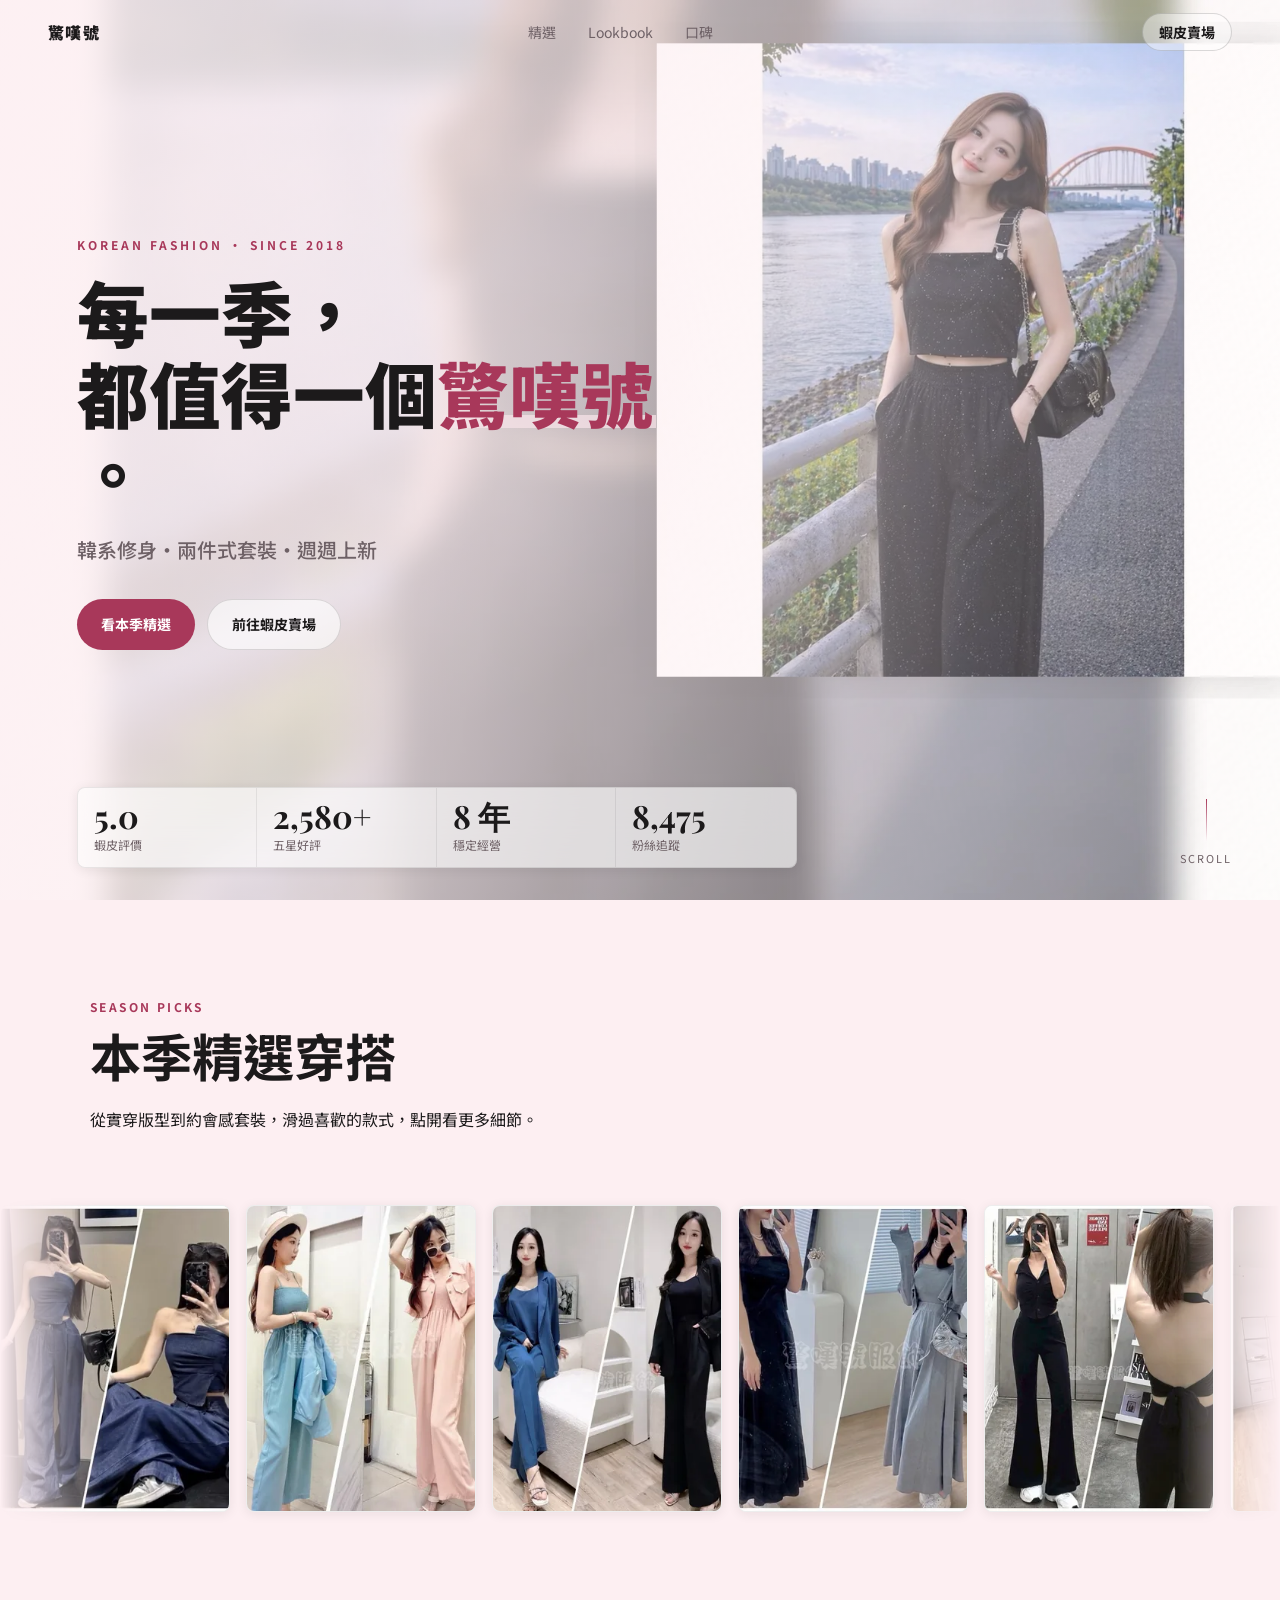
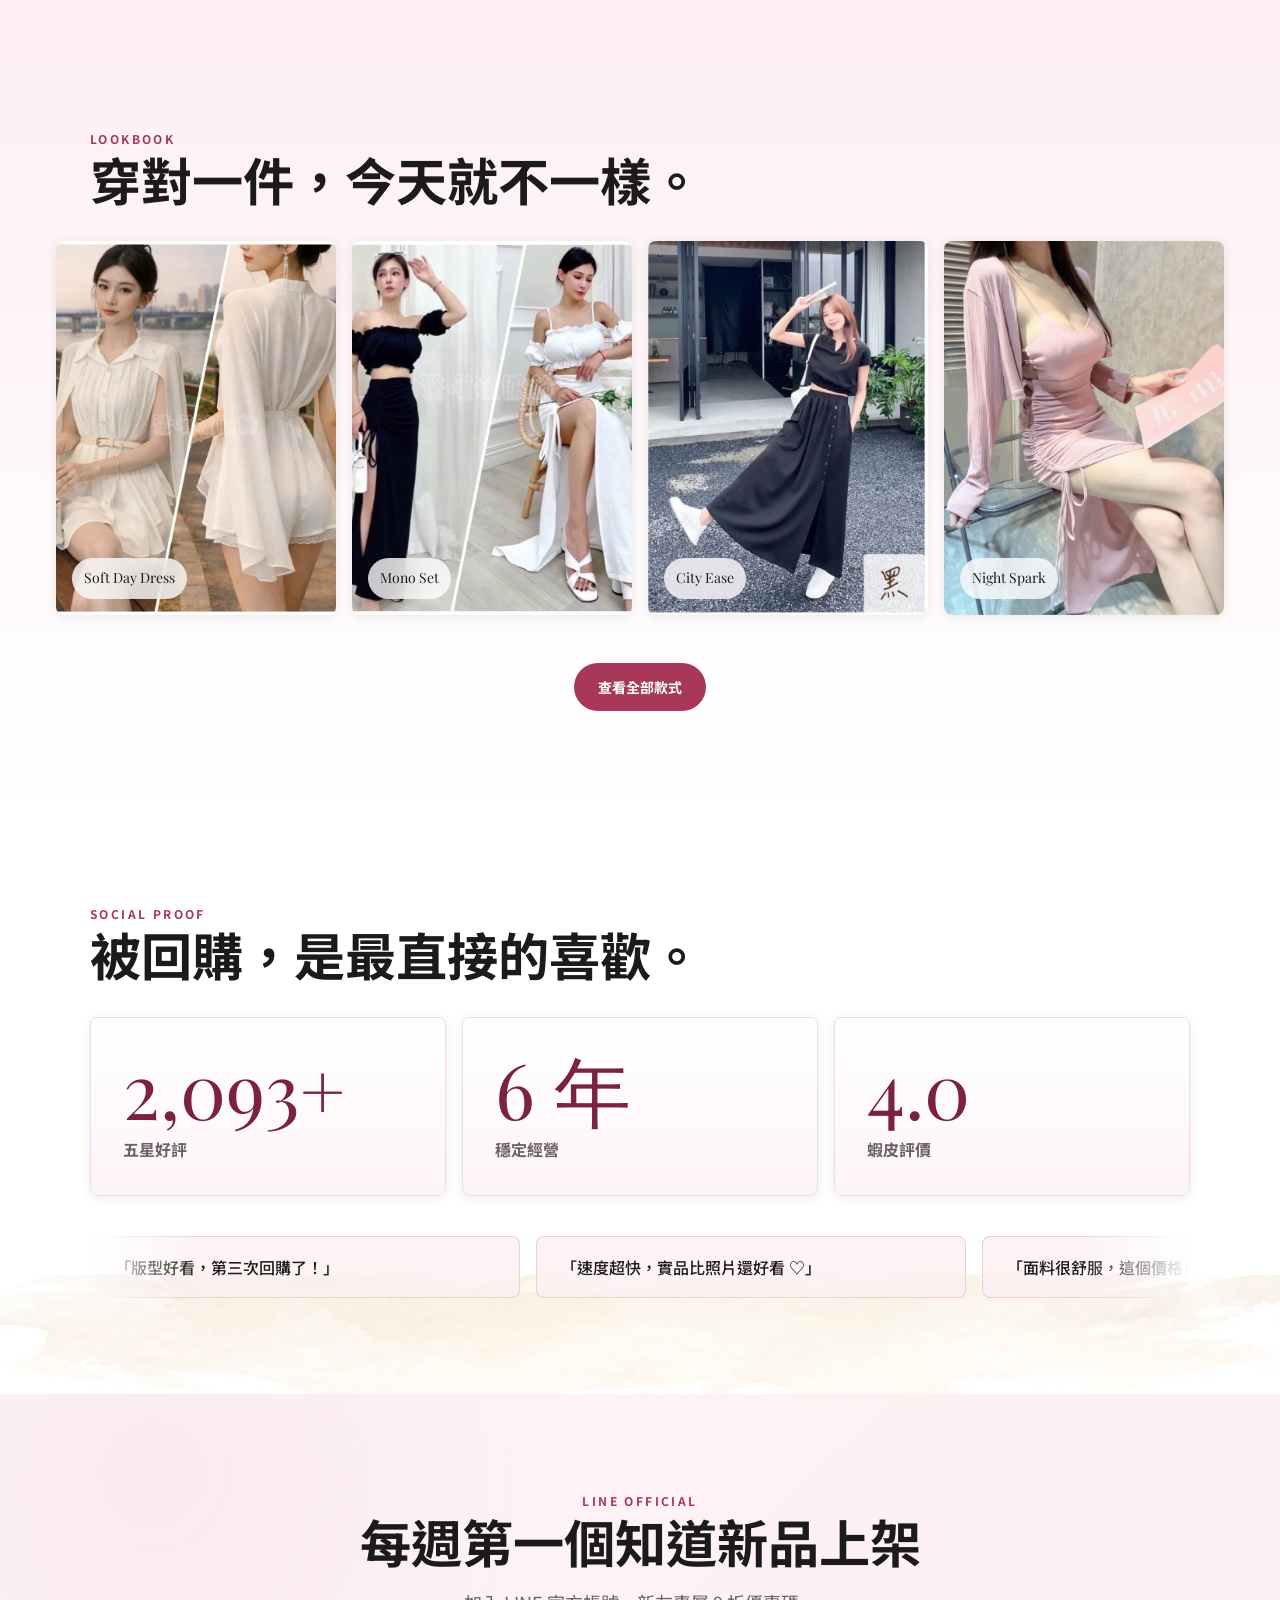
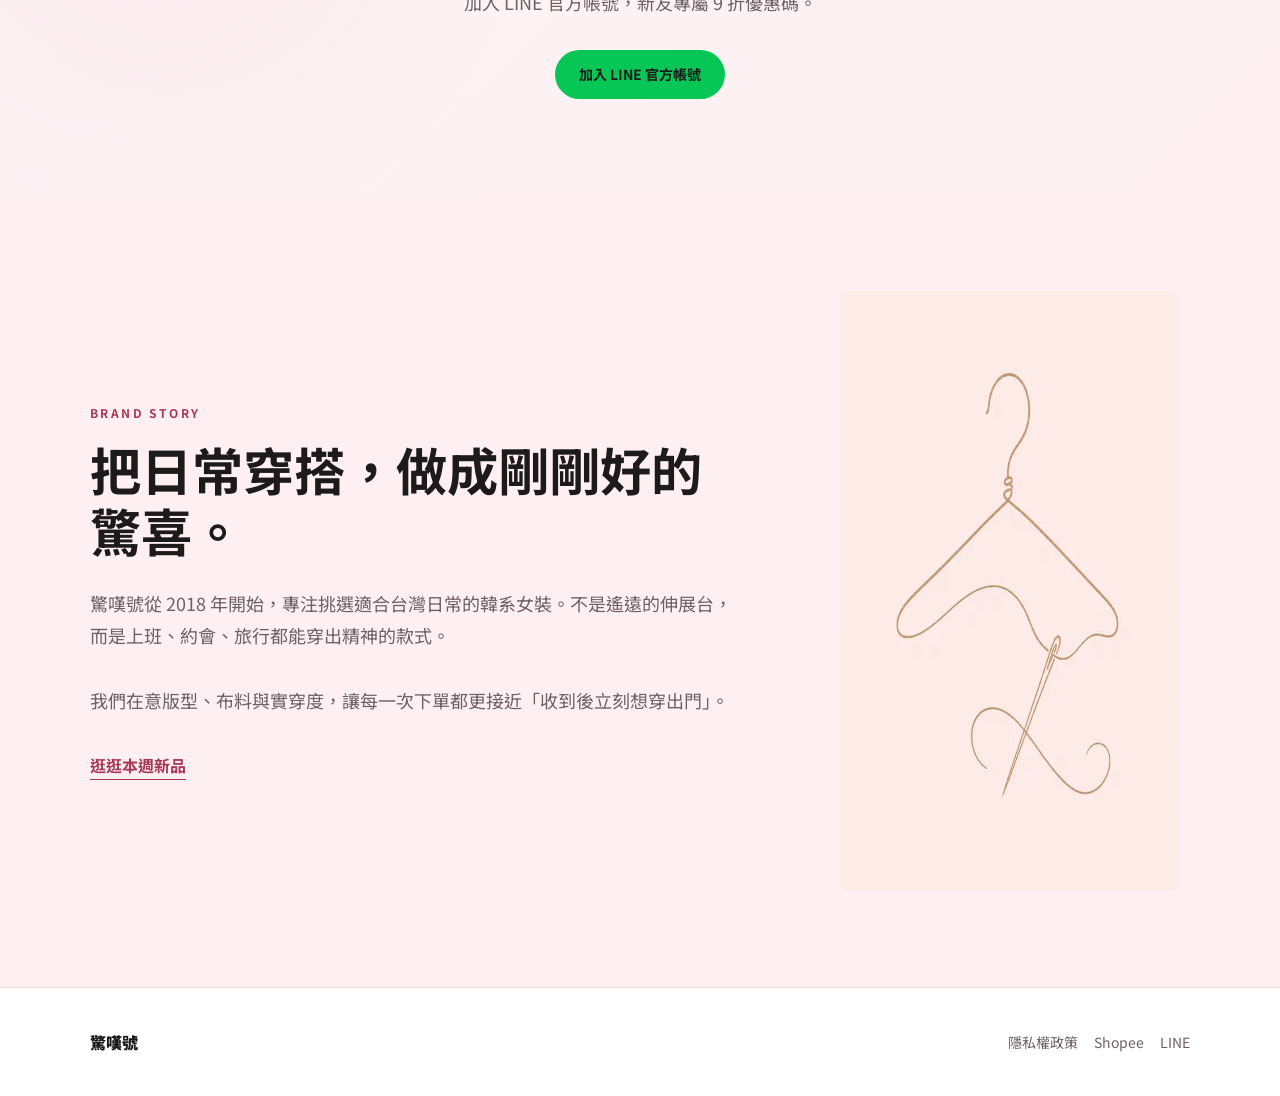
<file: index.html>
<!doctype html>
<html lang="zh-Hant-TW">
<head>
  <meta charset="utf-8">
  <meta name="viewport" content="width=device-width, initial-scale=1">
  <title>驚嘆號｜韓系女裝本季精選</title>
  <meta name="description" content="驚嘆號韓系女裝，8 年穩定經營、2,580+ 五星好評。看本季精選、Lookbook 與新品資訊。">
  <meta property="og:title" content="驚嘆號｜韓系女裝本季精選">
  <meta property="og:description" content="韓系修身、兩件式套裝、週週上新。">
  <meta property="og:image" content="assets/images/hero-main.webp">
  <meta property="og:type" content="website">
  <meta name="theme-color" content="#FAFAF8">
  <link rel="preconnect" href="https://fonts.googleapis.com">
  <link rel="preconnect" href="https://fonts.gstatic.com" crossorigin>
  <link href="https://fonts.googleapis.com/css2?family=Noto+Sans+TC:wght@400;500;700;900&family=Playfair+Display:wght@600;700&display=swap" rel="stylesheet">
  <link rel="preload" as="image" href="assets/images/hero-main.webp" fetchpriority="high">
  <link rel="stylesheet" href="assets/css/main.css">
  <link rel="stylesheet" href="assets/css/hero.css">
  <link rel="stylesheet" href="assets/css/gallery.css">
  <link rel="stylesheet" href="assets/css/lookbook.css">
  <link rel="stylesheet" href="assets/css/proof.css">
  <link rel="stylesheet" href="assets/css/line-cta.css">
  <link rel="stylesheet" href="assets/css/brand-story.css">
  <link rel="stylesheet" href="assets/css/animations.css">
  <script>
    window.EXCLAMATION_CONFIG = {
      shopeeStoreUrl: "https://shopee.tw/shop/71815500",
      lineUrl: "https://line.me/R/ti/p/@exclamationtw",
      ga4Id: "",
      metaPixelId: ""
    };
  </script>
  <script src="assets/js/reveal.js" defer></script>
  <script src="assets/js/counter.js" defer></script>
  <script src="assets/js/gallery.js" defer></script>
  <script src="assets/js/main.js" defer></script>
</head>
<body>
  <header class="site-header" data-header>
    <a class="brand-mark" href="#top" aria-label="回到頁首">驚嘆號</a>
    <nav class="site-nav" aria-label="主選單">
      <a href="#products">精選</a>
      <a href="#lookbook">Lookbook</a>
      <a href="#proof">口碑</a>
    </nav>
    <a class="header-cta" href="https://shopee.tw/shop/71815500" target="_blank" rel="noopener" data-event="shopee_click" data-location="header">蝦皮賣場</a>
  </header>

  <main>
    <section class="hero" id="top">
      <picture class="hero-bg">
        <source media="(max-width: 767px)" srcset="assets/images/hero-mobile.webp" type="image/webp">
        <img src="assets/images/hero-main.webp" alt="驚嘆號韓系女裝本季精選" width="1920" height="1080" fetchpriority="high" decoding="async" class="hero-bg-img">
      </picture>
      <div class="hero-texture" aria-hidden="true"></div>
      <div class="hero-overlay" aria-hidden="true"></div>
      <div class="hero-content reveal">
        <p class="hero-kicker">KOREAN FASHION · SINCE 2018</p>
        <h1 class="hero-title">每一季，<br>都值得一個<span class="brand-exclaim">驚嘆號</span>。</h1>
        <p class="hero-body">韓系修身・兩件式套裝・週週上新</p>
        <div class="hero-cta-group">
          <a class="btn-primary" href="#products">看本季精選</a>
          <a class="btn-secondary" href="https://shopee.tw/shop/71815500" target="_blank" rel="noopener" data-event="shopee_click" data-location="hero">前往蝦皮賣場</a>
        </div>
      </div>
      <div class="hero-stats" aria-label="品牌數據">
        <div class="stat-item"><strong>5.0</strong><span>蝦皮評價</span></div>
        <div class="stat-item"><strong>2,580+</strong><span>五星好評</span></div>
        <div class="stat-item"><strong>8 年</strong><span>穩定經營</span></div>
        <div class="stat-item"><strong>8,475</strong><span>粉絲追蹤</span></div>
      </div>
      <div class="scroll-hint reveal" aria-hidden="true">
        <span class="scroll-hint-line"></span>
        <span class="scroll-hint-text">SCROLL</span>
      </div>
    </section>

    <section class="products section" id="products" aria-labelledby="products-title">
      <div class="section-inner section-heading reveal">
        <p class="section-kicker">Season Picks</p>
        <h2 id="products-title">本季精選穿搭</h2>
        <p>從實穿版型到約會感套裝，滑過喜歡的款式，點開看更多細節。</p>
      </div>
      <div class="photo-strip-viewport" aria-label="本季精選照片">
        <div class="photo-strip" id="photo-strip" role="list" aria-live="polite"></div>
      </div>
    </section>

    <section class="lookbook section" id="lookbook" aria-labelledby="lookbook-title">
      <div class="section-inner lookbook-heading reveal">
        <p class="section-kicker">Lookbook</p>
        <h2 id="lookbook-title">穿對一件，今天就不一樣。</h2>
      </div>
      <div class="lookbook-scroll" role="list" aria-label="本季 Lookbook">
        <article class="lookbook-card reveal" role="listitem">
          <img src="assets/images/lookbook-01.webp" alt="戶外米白短洋裝穿搭" width="720" height="960" loading="lazy">
          <p>Soft Day Dress</p>
        </article>
        <article class="lookbook-card reveal" role="listitem">
          <img src="assets/images/lookbook-02.webp" alt="黑白修身套裝穿搭" width="720" height="960" loading="lazy">
          <p>Mono Set</p>
        </article>
        <article class="lookbook-card reveal" role="listitem">
          <img src="assets/images/lookbook-03.webp" alt="黑色度假感洋裝穿搭" width="720" height="960" loading="lazy">
          <p>City Ease</p>
        </article>
        <article class="lookbook-card reveal" role="listitem">
          <img src="assets/images/lookbook-04.webp" alt="河岸黑色兩件式穿搭" width="720" height="960" loading="lazy">
          <p>Night Spark</p>
        </article>
      </div>
      <div class="lookbook-cta reveal">
        <a class="btn-primary" href="https://shopee.tw/shop/71815500" target="_blank" rel="noopener" data-event="shopee_click" data-location="lookbook">查看全部款式</a>
      </div>
    </section>

    <section class="proof section" id="proof" aria-labelledby="proof-title">
      <div class="section-inner">
        <div class="proof-heading reveal">
          <p class="section-kicker">Social Proof</p>
          <h2 id="proof-title">被回購，是最直接的喜歡。</h2>
        </div>
        <div class="proof-stats reveal" aria-label="品牌口碑數字">
          <div class="proof-stat">
            <span class="stat-num" data-target="2580" data-suffix="+">0</span>
            <p>五星好評</p>
          </div>
          <div class="proof-stat">
            <span class="stat-num" data-target="8" data-suffix=" 年">0</span>
            <p>穩定經營</p>
          </div>
          <div class="proof-stat">
            <span class="stat-num" data-target="5" data-suffix=".0">0</span>
            <p>蝦皮評價</p>
          </div>
        </div>
        <div class="quotes-strip-viewport" aria-label="顧客評語">
          <div class="quotes-strip" role="list">
            <blockquote role="listitem">「版型好看，第三次回購了！」</blockquote>
            <blockquote role="listitem">「速度超快，實品比照片還好看 ♡」</blockquote>
            <blockquote role="listitem">「面料很舒服，這個價格真的划算」</blockquote>
            <blockquote role="listitem">「修身效果超棒，顯瘦顯高！」</blockquote>
            <blockquote role="listitem">「第一次買覺得物超所值，馬上加為最愛賣家」</blockquote>
            <blockquote role="listitem" aria-hidden="true">「版型好看，第三次回購了！」</blockquote>
            <blockquote role="listitem" aria-hidden="true">「速度超快，實品比照片還好看 ♡」</blockquote>
            <blockquote role="listitem" aria-hidden="true">「面料很舒服，這個價格真的划算」</blockquote>
            <blockquote role="listitem" aria-hidden="true">「修身效果超棒，顯瘦顯高！」</blockquote>
            <blockquote role="listitem" aria-hidden="true">「第一次買覺得物超所值，馬上加為最愛賣家」</blockquote>
          </div>
        </div>
      </div>
    </section>

    <section class="line-cta section" id="line" aria-labelledby="line-title">
      <div class="section-inner line-cta-inner reveal">
        <p class="section-kicker">LINE OFFICIAL</p>
        <h2 id="line-title">每週第一個知道新品上架</h2>
        <p>加入 LINE 官方帳號，新友專屬 9 折優惠碼。</p>
        <a class="btn-line" href="https://line.me/R/ti/p/@exclamationtw" target="_blank" rel="noopener" data-event="line_click" data-location="line_cta">加入 LINE 官方帳號</a>
      </div>
    </section>

    <section class="brand-story section" id="story" aria-labelledby="story-title">
      <div class="section-inner story-layout">
        <div class="story-copy reveal-stagger">
          <p class="section-kicker">Brand Story</p>
          <h2 id="story-title">把日常穿搭，做成剛剛好的驚喜。</h2>
          <p>驚嘆號從 2018 年開始，專注挑選適合台灣日常的韓系女裝。不是遙遠的伸展台，而是上班、約會、旅行都能穿出精神的款式。</p>
          <p>我們在意版型、布料與實穿度，讓每一次下單都更接近「收到後立刻想穿出門」。</p>
          <a class="text-link" href="https://shopee.tw/shop/71815500" target="_blank" rel="noopener" data-event="shopee_click" data-location="story">逛逛本週新品</a>
        </div>
        <img class="story-illustration reveal" src="assets/images/decor-illustration.webp" alt="" width="600" height="600" loading="lazy" aria-hidden="true">
      </div>
    </section>
  </main>

  <footer class="site-footer">
    <div class="section-inner footer-inner">
      <p class="footer-brand">驚嘆號</p>
      <div class="footer-links">
        <a href="privacy.html">隱私權政策</a>
        <a href="https://shopee.tw/shop/71815500" target="_blank" rel="noopener" data-event="shopee_click" data-location="footer">Shopee</a>
        <a href="https://line.me/R/ti/p/@exclamationtw" target="_blank" rel="noopener" data-event="line_click" data-location="footer">LINE</a>
      </div>
    </div>
  </footer>

  <div class="lightbox" id="lightbox" hidden role="dialog" aria-modal="true" aria-label="商品照片預覽">
    <button class="lightbox-close" id="lightbox-close" type="button" aria-label="關閉預覽">×</button>
    <button class="lightbox-nav lightbox-prev" id="lightbox-prev" type="button" aria-label="上一張">‹</button>
    <figure class="lightbox-body" id="lightbox-body">
      <img id="lightbox-img" alt="" width="1200" height="1600">
      <figcaption>
        <span id="lightbox-counter">1 / 1</span>
        <a class="btn-primary" id="lightbox-cta" href="https://shopee.tw/shop/71815500" target="_blank" rel="noopener" data-event="shopee_click" data-location="lightbox">前往蝦皮看款式</a>
      </figcaption>
    </figure>
    <button class="lightbox-nav lightbox-next" id="lightbox-next" type="button" aria-label="下一張">›</button>
  </div>
</body>
</html>
</file>
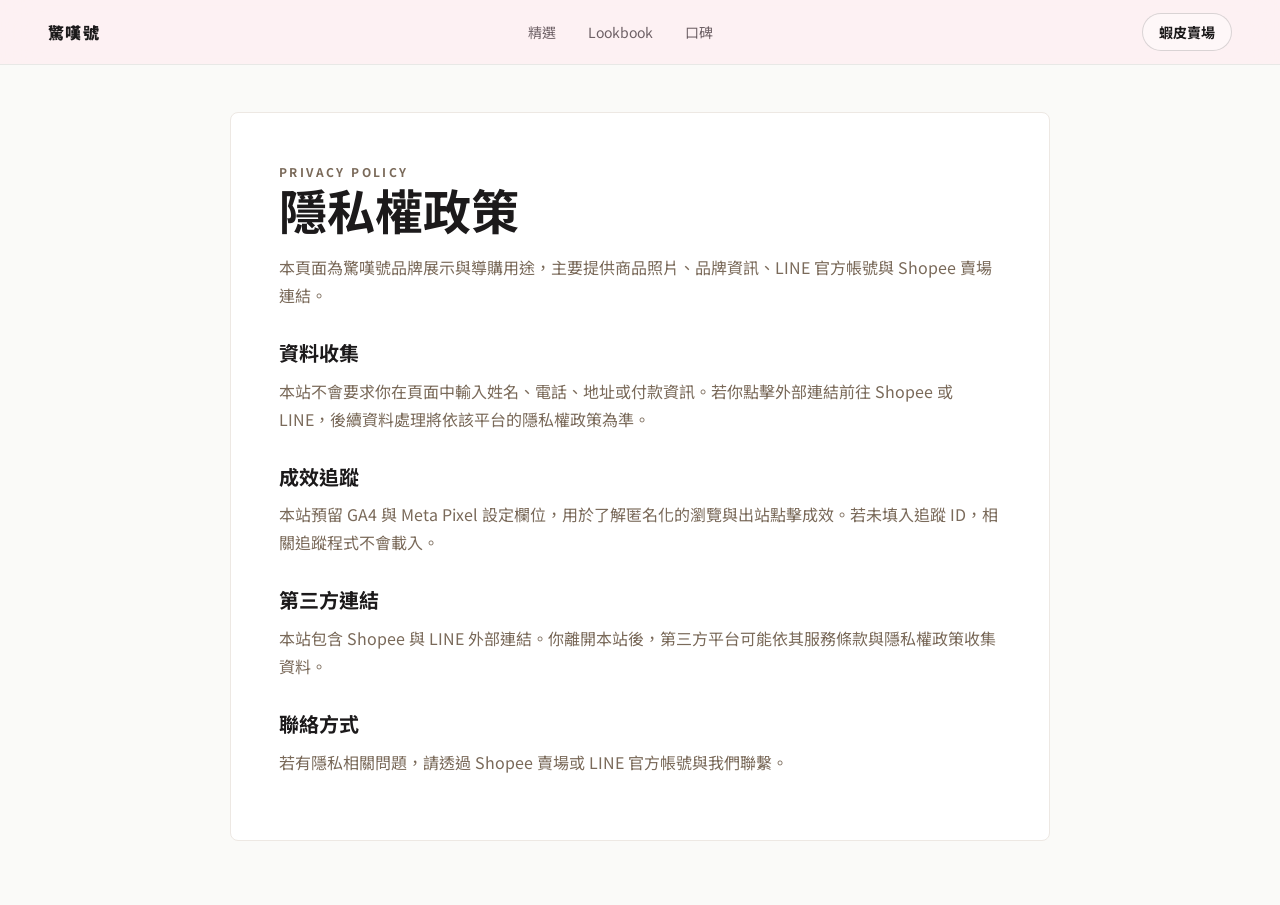
<file: privacy.html>
<!doctype html>
<html lang="zh-Hant-TW">
<head>
  <meta charset="utf-8">
  <meta name="viewport" content="width=device-width, initial-scale=1">
  <title>隱私權政策｜驚嘆號</title>
  <meta name="description" content="驚嘆號品牌展示頁隱私權政策。">
  <link rel="preconnect" href="https://fonts.googleapis.com">
  <link rel="preconnect" href="https://fonts.gstatic.com" crossorigin>
  <link href="https://fonts.googleapis.com/css2?family=Noto+Sans+TC:wght@400;500;700;900&family=Playfair+Display:wght@600;700&display=swap" rel="stylesheet">
  <link rel="stylesheet" href="assets/css/main.css">
  <style>
    .policy-page {
      min-height: 100vh;
      padding: 7rem 0 4rem;
      background: #FAFAF8;
    }
    .policy-card {
      width: min(820px, calc(100% - 2rem));
      margin: 0 auto;
      padding: clamp(1.5rem, 5vw, 3rem);
      border: 1px solid #EDE8E3;
      border-radius: 8px;
      background: #fff;
    }
    .policy-card h1 {
      margin-bottom: 1rem;
      font-size: clamp(2rem, 5vw, 3rem);
      line-height: 1.15;
    }
    .policy-card h2 {
      margin-top: 2rem;
      font-size: 1.25rem;
    }
    .policy-card p,
    .policy-card li {
      color: #7A6A5A;
    }
  </style>
</head>
<body>
  <header class="site-header is-scrolled">
    <a class="brand-mark" href="index.html">驚嘆號</a>
    <nav class="site-nav" aria-label="主選單">
      <a href="index.html#products">精選</a>
      <a href="index.html#lookbook">Lookbook</a>
      <a href="index.html#proof">口碑</a>
    </nav>
    <a class="header-cta" href="https://shopee.tw/shop/71815500" target="_blank" rel="noopener">蝦皮賣場</a>
  </header>
  <main class="policy-page">
    <article class="policy-card">
      <p class="section-kicker">Privacy Policy</p>
      <h1>隱私權政策</h1>
      <p>本頁面為驚嘆號品牌展示與導購用途，主要提供商品照片、品牌資訊、LINE 官方帳號與 Shopee 賣場連結。</p>

      <h2>資料收集</h2>
      <p>本站不會要求你在頁面中輸入姓名、電話、地址或付款資訊。若你點擊外部連結前往 Shopee 或 LINE，後續資料處理將依該平台的隱私權政策為準。</p>

      <h2>成效追蹤</h2>
      <p>本站預留 GA4 與 Meta Pixel 設定欄位，用於了解匿名化的瀏覽與出站點擊成效。若未填入追蹤 ID，相關追蹤程式不會載入。</p>

      <h2>第三方連結</h2>
      <p>本站包含 Shopee 與 LINE 外部連結。你離開本站後，第三方平台可能依其服務條款與隱私權政策收集資料。</p>

      <h2>聯絡方式</h2>
      <p>若有隱私相關問題，請透過 Shopee 賣場或 LINE 官方帳號與我們聯繫。</p>
    </article>
  </main>
</body>
</html>
</file>
<file: assets/css/main.css>
:root {
  --color-bg: #FDEFF2;
  --color-surface: #FFFFFF;
  --color-border: #F0DCE1;
  --color-accent: #A8385A;
  --color-accent-deep: #7A2240;
  --color-accent-soft: #F7E3E8;
  --color-text: #1C1A1B;
  --color-text-muted: #6E6166;
  --color-white: #FFFFFF;
  --color-gold: #C9A86A;
  --font-display: "Playfair Display", "Noto Serif TC", serif;
  --font-body: "Noto Sans TC", "PingFang TC", sans-serif;
  --text-xs: 0.75rem;
  --text-sm: 0.875rem;
  --text-base: 1rem;
  --text-lg: 1.125rem;
  --text-xl: 1.375rem;
  --text-2xl: 1.75rem;
  --text-3xl: 2.25rem;
  --text-4xl: 3rem;
  --space-1: 0.25rem;
  --space-2: 0.5rem;
  --space-3: 0.75rem;
  --space-4: 1rem;
  --space-6: 1.5rem;
  --space-8: 2rem;
  --space-12: 3rem;
  --space-16: 4rem;
  --space-24: 6rem;
  --space-32: 8rem;
  --radius-sm: 4px;
  --radius-md: 8px;
  --radius-lg: 12px;
  --radius-full: 9999px;
  --shadow-card: 0 2px 12px rgba(28,26,27,0.08);
  --shadow-hover: 0 8px 24px rgba(28,26,27,0.14);
  --ease-out: cubic-bezier(0.16, 1, 0.3, 1);
  --ease-in-out: cubic-bezier(0.45, 0, 0.55, 1);
  --duration-fast: 180ms;
  --duration-base: 350ms;
  --duration-slow: 600ms;
}

*,
*::before,
*::after {
  box-sizing: border-box;
}

html {
  scroll-behavior: smooth;
  background: var(--color-bg);
}

body {
  margin: 0;
  font-family: var(--font-body);
  color: var(--color-text);
  background: var(--color-bg);
  line-height: 1.75;
  overflow-x: hidden;
}

img {
  display: block;
  max-width: 100%;
}

a {
  color: inherit;
}

button,
input,
textarea,
select {
  font: inherit;
}

button {
  cursor: pointer;
}

:focus-visible {
  outline: 3px solid rgba(168,56,90,0.45);
  outline-offset: 3px;
}

.site-header {
  position: fixed;
  top: 0;
  left: 0;
  right: 0;
  z-index: 50;
  display: grid;
  grid-template-columns: auto 1fr auto;
  align-items: center;
  gap: var(--space-4);
  min-height: 64px;
  padding: 0 clamp(1rem, 4vw, 3rem);
  color: var(--color-text);
  transition: background var(--duration-base) var(--ease-out), box-shadow var(--duration-base) var(--ease-out);
}

.site-header.is-scrolled {
  background: rgba(253,239,242,0.88);
  box-shadow: 0 1px 0 rgba(28,26,27,0.08);
  backdrop-filter: blur(18px);
}

.brand-mark {
  font-weight: 900;
  text-decoration: none;
  letter-spacing: 0.08em;
}

.site-nav {
  display: flex;
  justify-content: center;
  gap: clamp(0.75rem, 3vw, 2rem);
  font-size: var(--text-sm);
  color: var(--color-text-muted);
}

.site-nav a,
.footer-links a,
.text-link {
  text-decoration: none;
}

.site-nav a:hover,
.footer-links a:hover,
.text-link:hover {
  color: var(--color-accent);
}

.header-cta {
  display: inline-flex;
  align-items: center;
  justify-content: center;
  min-height: 38px;
  padding: 0 var(--space-4);
  border: 1px solid rgba(28,26,27,0.16);
  border-radius: var(--radius-full);
  text-decoration: none;
  font-size: var(--text-sm);
  font-weight: 700;
  background: rgba(255,255,255,0.42);
}

.section {
  padding: var(--space-24) 0;
}

.section-inner {
  width: min(1100px, calc(100% - 2rem));
  margin: 0 auto;
}

.section-heading {
  display: grid;
  gap: var(--space-2);
  margin-bottom: var(--space-10, 2.5rem);
}

.section-kicker {
  margin: 0;
  font-size: var(--text-xs);
  letter-spacing: 0.2em;
  color: var(--color-accent);
  text-transform: uppercase;
  font-weight: 700;
}

h1,
h2,
h3,
p {
  margin-top: 0;
}

h2 {
  margin-bottom: var(--space-3);
  font-size: clamp(2rem, 4vw, 3.25rem);
  line-height: 1.18;
  letter-spacing: 0;
}

.btn-primary,
.btn-secondary,
.btn-line {
  display: inline-flex;
  align-items: center;
  justify-content: center;
  min-height: 46px;
  padding: var(--space-3) var(--space-6);
  border-radius: var(--radius-full);
  text-decoration: none;
  font-size: var(--text-sm);
  font-weight: 700;
  transition: background var(--duration-fast) var(--ease-out), color var(--duration-fast) var(--ease-out), border-color var(--duration-fast) var(--ease-out), transform var(--duration-fast) var(--ease-out);
}

.btn-primary {
  border: 0;
  background: var(--color-accent);
  color: var(--color-white);
}

.btn-primary:hover {
  background: var(--color-accent-deep);
  transform: translateY(-1px);
}

.btn-secondary {
  border: 1.5px solid rgba(28,26,27,0.14);
  background: rgba(255,255,255,0.62);
  color: var(--color-text);
}

.btn-secondary:hover {
  border-color: var(--color-accent);
  color: var(--color-accent);
  transform: translateY(-1px);
}

.btn-line {
  border: 0;
  background: #06C755;
  color: var(--color-text);
}

.btn-line:hover {
  background: #04a847;
  color: var(--color-text);
  transform: translateY(-1px);
}

.text-link {
  display: inline-flex;
  width: fit-content;
  border-bottom: 1px solid currentColor;
  color: var(--color-accent);
  font-weight: 700;
}

.site-footer {
  padding: var(--space-10, 2.5rem) 0;
  border-top: 1px solid var(--color-border);
  background: var(--color-surface);
}

.footer-inner {
  display: flex;
  align-items: center;
  justify-content: space-between;
  gap: var(--space-4);
}

.footer-brand {
  margin: 0;
  font-weight: 900;
}

.footer-links {
  display: flex;
  gap: var(--space-4);
  color: var(--color-text-muted);
  font-size: var(--text-sm);
}

@media (max-width: 767px) {
  .site-header {
    grid-template-columns: auto auto;
    min-height: 58px;
  }

  .site-nav {
    display: none;
  }

  .header-cta {
    justify-self: end;
    min-height: 34px;
    padding: 0 var(--space-3);
  }

  .section {
    padding: var(--space-16) 0;
  }

  .footer-inner {
    align-items: flex-start;
    flex-direction: column;
  }
}

@media (max-width: 374px) {
  :root {
    --text-base: 0.94rem;
    --text-lg: 1rem;
  }

  .btn-primary,
  .btn-secondary,
  .btn-line {
    width: 100%;
  }
}

@media (prefers-reduced-motion: reduce) {
  *,
  *::before,
  *::after {
    scroll-behavior: auto !important;
    animation-duration: 1ms !important;
    animation-iteration-count: 1 !important;
    transition-duration: 1ms !important;
  }
}
</file>
<file: assets/css/hero.css>
.hero {
  position: relative;
  min-height: 100vh;
  min-height: 100dvh;
  overflow: hidden;
  display: grid;
  align-items: center;
  padding: 6rem clamp(1.25rem, 6vw, 7rem) 7rem;
}

.hero-bg,
.hero-bg-img,
.hero-texture,
.hero-overlay {
  position: absolute;
  inset: 0;
}

.hero-bg-img {
  width: 100%;
  height: 100%;
  object-fit: cover;
  object-position: center;
}

.hero-texture {
  background: url("../images/decor-texture.webp") center / cover no-repeat;
  opacity: 0.08;
  mix-blend-mode: multiply;
  pointer-events: none;
}

.hero-overlay {
  background:
    linear-gradient(105deg, rgba(253,239,242,0.9) 0%, rgba(253,239,242,0.68) 43%, rgba(253,239,242,0.05) 100%),
    radial-gradient(circle at 28% 42%, rgba(247,227,232,0.38), transparent 34%);
}

.hero-content {
  position: relative;
  z-index: 2;
  max-width: 640px;
}

.hero-kicker {
  margin-bottom: var(--space-4);
  font-size: var(--text-xs);
  letter-spacing: 0.25em;
  color: var(--color-accent);
  font-weight: 700;
}

.hero-title {
  margin-bottom: var(--space-5, 1.25rem);
  font-size: clamp(2.35rem, 5.6vw, 4.85rem);
  font-weight: 900;
  color: var(--color-text);
  line-height: 1.12;
  letter-spacing: 0;
}

.brand-exclaim {
  position: relative;
  display: inline-block;
  color: var(--color-accent);
}

.brand-exclaim::after {
  content: "";
  position: absolute;
  left: 0.08em;
  right: -0.05em;
  bottom: 0.06em;
  height: 0.18em;
  background: rgba(247,227,232,0.74);
  z-index: -1;
}

.hero-body {
  margin-bottom: var(--space-8);
  color: var(--color-text-muted);
  font-size: clamp(1rem, 2vw, 1.25rem);
  font-weight: 500;
}

.hero-cta-group {
  display: flex;
  flex-wrap: wrap;
  gap: var(--space-3);
}

.hero-stats {
  position: absolute;
  z-index: 3;
  left: clamp(1.25rem, 6vw, 7rem);
  right: clamp(1.25rem, 6vw, 7rem);
  bottom: var(--space-8);
  display: grid;
  grid-template-columns: repeat(4, minmax(0, 1fr));
  max-width: 720px;
  overflow: hidden;
  border: 1px solid rgba(28,26,27,0.09);
  border-radius: var(--radius-md);
  background: rgba(255,255,255,0.62);
  box-shadow: var(--shadow-card);
  backdrop-filter: blur(16px);
}

.stat-item {
  display: grid;
  gap: 0.1rem;
  min-width: 0;
  padding: var(--space-3) var(--space-4);
  border-right: 1px solid rgba(28,26,27,0.08);
}

.stat-item:last-child {
  border-right: 0;
}

.stat-item strong {
  font-family: var(--font-display);
  font-size: clamp(1.25rem, 3vw, 2rem);
  line-height: 1;
}

.stat-item span {
  color: var(--color-text-muted);
  font-size: var(--text-xs);
  white-space: nowrap;
}

.scroll-hint {
  position: absolute;
  right: clamp(1.25rem, 4vw, 3rem);
  bottom: var(--space-8);
  z-index: 3;
  display: grid;
  justify-items: center;
  gap: var(--space-2);
  color: var(--color-text-muted);
  font-size: 0.68rem;
  letter-spacing: 0.18em;
}

.scroll-hint-line {
  width: 1px;
  height: 42px;
  background: linear-gradient(var(--color-accent), transparent);
}

@media (max-width: 767px) {
  .hero {
    align-items: end;
    min-height: 100vh;
    min-height: 100dvh;
    padding: 6rem 1.25rem 10rem;
    text-align: center;
  }

  .hero-bg-img {
    object-position: center top;
  }

  .hero-overlay {
    background: linear-gradient(180deg, rgba(253,239,242,0.25) 0%, rgba(253,239,242,0.48) 43%, rgba(253,239,242,0.96) 100%);
  }

  .hero-content {
    max-width: none;
  }

  .hero-cta-group {
    justify-content: center;
  }

  .hero-stats {
    left: 1rem;
    right: 1rem;
    bottom: 1rem;
    grid-template-columns: repeat(4, minmax(0, 1fr));
  }

  .stat-item {
    padding: 0.65rem 0.35rem;
  }

  .stat-item strong {
    font-size: 1.2rem;
  }

  .stat-item span {
    font-size: 0.66rem;
  }

  .scroll-hint {
    display: none;
  }
}

@media (max-width: 374px) {
  .hero {
    padding-bottom: 10.75rem;
  }

  .hero-stats {
    grid-template-columns: repeat(2, minmax(0, 1fr));
  }

  .stat-item:nth-child(2) {
    border-right: 0;
  }

  .stat-item:nth-child(-n+2) {
    border-bottom: 1px solid rgba(28,26,27,0.08);
  }
}
</file>
<file: assets/css/gallery.css>
.products {
  background: var(--color-bg);
}

.photo-strip-viewport {
  overflow: hidden;
  width: 100%;
  -webkit-mask-image: linear-gradient(90deg, transparent, #000 8%, #000 92%, transparent);
  mask-image: linear-gradient(90deg, transparent, #000 8%, #000 92%, transparent);
}

.photo-strip {
  display: flex;
  gap: var(--space-4);
  width: max-content;
  padding: var(--space-4) 0 var(--space-6);
  animation: photo-marquee 42s linear infinite;
  touch-action: pan-y;
}

.photo-strip.paused,
.photo-strip:hover {
  animation-play-state: paused;
}

.photo-strip.is-fallback {
  width: 100%;
  animation: none;
}

.photo-thumb {
  flex: 0 0 auto;
  width: clamp(150px, 18vw, 230px);
  aspect-ratio: 3 / 4;
  padding: 0;
  overflow: hidden;
  border: 1px solid rgba(28,26,27,0.08);
  border-radius: var(--radius-md);
  background: var(--color-surface);
  box-shadow: var(--shadow-card);
  transition: border-color var(--duration-base) var(--ease-out), transform var(--duration-base) var(--ease-out), box-shadow var(--duration-base) var(--ease-out);
}

.photo-thumb:hover {
  border-color: var(--color-accent);
  transform: scale(1.03);
  box-shadow: var(--shadow-hover);
}

.photo-thumb img {
  width: 100%;
  height: 100%;
  object-fit: cover;
}

.skeleton {
  background: linear-gradient(100deg, #F3E1E6, #FBE9ED, #F3E1E6);
  background-size: 200% 100%;
  animation: skeleton 1.2s var(--ease-in-out) infinite;
}

.gallery-fallback {
  display: grid;
  justify-items: center;
  gap: var(--space-4);
  width: min(680px, calc(100% - 2rem));
  margin: var(--space-8) auto;
  padding: var(--space-8);
  border: 1px solid var(--color-border);
  border-radius: var(--radius-md);
  background: var(--color-surface);
  text-align: center;
}

.lightbox {
  position: fixed;
  inset: 0;
  z-index: 100;
  display: grid;
  place-items: center;
  background: rgba(28,26,27,0.76);
  padding: var(--space-6);
}

.lightbox[hidden] {
  display: none;
}

.lightbox-body {
  display: grid;
  gap: var(--space-4);
  width: min(92vw, 820px);
  margin: 0;
}

.lightbox-body img {
  width: 100%;
  max-height: 78vh;
  object-fit: contain;
  border-radius: var(--radius-md);
  background: var(--color-surface);
}

.lightbox-body figcaption {
  display: flex;
  align-items: center;
  justify-content: space-between;
  gap: var(--space-4);
  color: white;
}

.lightbox-close,
.lightbox-nav {
  position: absolute;
  display: grid;
  place-items: center;
  width: 44px;
  height: 44px;
  border: 2px solid rgba(255,255,255,0.7);
  border-radius: 50%;
  background: rgba(28,26,27,0.82);
  color: white;
  font-size: 2rem;
  line-height: 1;
  box-shadow: 0 2px 12px rgba(0,0,0,0.35);
}

.lightbox-close {
  top: var(--space-4);
  right: var(--space-4);
  font-size: 1.5rem;
  font-weight: 700;
}

.lightbox-prev {
  left: var(--space-4);
}

.lightbox-next {
  right: var(--space-4);
}

@keyframes photo-marquee {
  from { transform: translateX(0); }
  to { transform: translateX(calc(-50% - var(--space-2))); }
}

@keyframes skeleton {
  from { background-position: 200% 0; }
  to { background-position: -200% 0; }
}

@media (max-width: 767px) {
  .photo-strip {
    gap: var(--space-3);
  }

  .lightbox {
    padding: var(--space-4);
  }

  .lightbox-body figcaption {
    align-items: stretch;
    flex-direction: column;
  }

  .lightbox-prev,
  .lightbox-next {
    top: auto;
    bottom: 1rem;
  }
}

@media (prefers-reduced-motion: reduce) {
  .photo-strip-viewport {
    overflow-x: auto;
    -webkit-overflow-scrolling: touch;
    -webkit-mask-image: none;
    mask-image: none;
    scroll-snap-type: x mandatory;
  }

  .photo-strip {
    width: max-content;
    overflow-x: visible;
    animation: none;
  }

  .photo-thumb {
    scroll-snap-align: start;
  }
}
</file>
<file: assets/css/lookbook.css>
.lookbook {
  background: linear-gradient(180deg, var(--color-bg), #fff);
}

.lookbook-heading {
  margin-bottom: var(--space-8);
}

.lookbook-scroll {
  display: flex;
  gap: var(--space-4);
  overflow-x: auto;
  scroll-snap-type: x mandatory;
  -webkit-overflow-scrolling: touch;
  scrollbar-width: none;
  padding: 0 max(1.5rem, calc((100vw - 1100px) / 2)) var(--space-4);
}

.lookbook-scroll::-webkit-scrollbar {
  display: none;
}

.lookbook-card {
  position: relative;
  flex: 0 0 75vw;
  max-width: 340px;
  margin: 0;
  overflow: hidden;
  scroll-snap-align: start;
  border-radius: var(--radius-md);
  aspect-ratio: 3 / 4;
  background: var(--color-surface);
  box-shadow: var(--shadow-card);
}

.lookbook-card img {
  width: 100%;
  height: 100%;
  object-fit: cover;
  transition: transform var(--duration-slow) var(--ease-out);
}

.lookbook-card:hover img {
  transform: scale(1.04);
}

.lookbook-card p {
  position: absolute;
  left: var(--space-4);
  bottom: var(--space-4);
  margin: 0;
  padding: var(--space-2) var(--space-3);
  border-radius: var(--radius-full);
  background: rgba(255,255,255,0.78);
  color: var(--color-text);
  font-family: var(--font-display);
  font-size: var(--text-sm);
  backdrop-filter: blur(14px);
}

.lookbook-cta {
  display: flex;
  justify-content: center;
  margin-top: var(--space-8);
}

@media (min-width: 768px) {
  .lookbook-card {
    flex-basis: 40vw;
  }
}

@media (min-width: 1024px) {
  .lookbook-scroll {
    justify-content: center;
    overflow-x: visible;
    padding: 0 var(--space-8) var(--space-4);
  }
  .lookbook-card {
    flex: 0 0 min(280px, calc(25vw - var(--space-4)));
  }
}
</file>
<file: assets/css/proof.css>
.proof {
  position: relative;
  overflow: hidden;
  background: var(--color-surface);
}

.proof::after {
  content: "";
  position: absolute;
  left: 0;
  right: 0;
  bottom: 0;
  height: 120px;
  background: url("../images/decor-brush.webp") center bottom / cover no-repeat;
  opacity: 0.45;
  pointer-events: none;
}

.proof-heading {
  max-width: 720px;
  margin-bottom: var(--space-8);
}

.proof-stats {
  display: grid;
  grid-template-columns: repeat(3, minmax(0, 1fr));
  gap: var(--space-4);
  margin-bottom: var(--space-10, 2.5rem);
}

.proof-stat {
  display: grid;
  gap: var(--space-2);
  padding: var(--space-8);
  border: 1px solid var(--color-border);
  border-radius: var(--radius-md);
  background: linear-gradient(180deg, #fff, #FDF4F6);
  box-shadow: var(--shadow-card);
}

.stat-num {
  font-family: var(--font-display);
  font-size: clamp(2.3rem, 6vw, 4.8rem);
  line-height: 1;
  color: var(--color-accent-deep);
}

.proof-stat p {
  margin: 0;
  color: var(--color-text-muted);
  font-weight: 700;
}

.quotes-strip-viewport {
  position: relative;
  z-index: 1;
  overflow: hidden;
  -webkit-mask-image: linear-gradient(90deg, transparent, #000 10%, #000 90%, transparent);
  mask-image: linear-gradient(90deg, transparent, #000 10%, #000 90%, transparent);
}

.quotes-strip {
  display: flex;
  width: max-content;
  gap: var(--space-4);
  animation: quotes-marquee 36s linear infinite;
}

.quotes-strip:hover {
  animation-play-state: paused;
}

.quotes-strip blockquote {
  flex: 0 0 auto;
  width: min(76vw, 430px);
  margin: 0;
  padding: var(--space-4) var(--space-6);
  border: 1px solid rgba(168,56,90,0.2);
  border-radius: var(--radius-md);
  background: rgba(253,239,242,0.8);
  color: var(--color-text);
  font-weight: 500;
}

@keyframes quotes-marquee {
  from { transform: translateX(0); }
  to { transform: translateX(-50%); }
}

@media (max-width: 767px) {
  .proof-stats {
    grid-template-columns: 1fr;
  }

  .proof-stat {
    padding: var(--space-6);
  }
}

@media (prefers-reduced-motion: reduce) {
  .quotes-strip {
    width: auto;
    overflow-x: auto;
    scroll-snap-type: x mandatory;
    animation: none;
  }

  .quotes-strip blockquote {
    scroll-snap-align: center;
  }
}
</file>
<file: assets/css/line-cta.css>
.line-cta {
  position: relative;
  overflow: hidden;
  background:
    radial-gradient(circle at 12% 20%, rgba(247,227,232,0.56), transparent 32%),
    linear-gradient(135deg, #FDF4F6, var(--color-bg));
}

.line-cta-inner {
  display: grid;
  justify-items: center;
  max-width: 760px;
  text-align: center;
}

.line-cta h2 {
  margin-bottom: var(--space-4);
}

.line-cta p:not(.section-kicker) {
  margin-bottom: var(--space-8);
  color: var(--color-text-muted);
  font-size: var(--text-lg);
}
</file>
<file: assets/css/brand-story.css>
.brand-story {
  background: var(--color-bg);
}

.story-layout {
  display: grid;
  grid-template-columns: minmax(0, 1fr) minmax(240px, 360px);
  gap: clamp(2rem, 8vw, 6rem);
  align-items: center;
}

.story-copy {
  display: grid;
  gap: var(--space-4);
}

.story-copy p:not(.section-kicker) {
  color: var(--color-text-muted);
  font-size: var(--text-lg);
}

.story-illustration {
  width: min(100%, 340px);
  justify-self: center;
  border-radius: var(--radius-md);
  opacity: 0.78;
  mix-blend-mode: multiply;
}

@media (max-width: 767px) {
  .story-layout {
    grid-template-columns: 1fr;
  }

  .story-illustration {
    width: min(78vw, 280px);
    order: -1;
  }
}
</file>
<file: assets/css/animations.css>
.reveal {
  opacity: 0;
  transform: translateY(24px);
  transition: opacity 0.6s var(--ease-out), transform 0.6s var(--ease-out);
}

.reveal.visible {
  opacity: 1;
  transform: none;
}

.reveal-stagger > * {
  opacity: 0;
  transform: translateY(20px);
  transition: opacity 0.5s var(--ease-out), transform 0.5s var(--ease-out);
}

.reveal-stagger.visible > *:nth-child(1) {
  opacity: 1;
  transform: none;
  transition-delay: 0ms;
}

.reveal-stagger.visible > *:nth-child(2) {
  opacity: 1;
  transform: none;
  transition-delay: 80ms;
}

.reveal-stagger.visible > *:nth-child(3) {
  opacity: 1;
  transform: none;
  transition-delay: 160ms;
}

.reveal-stagger.visible > *:nth-child(4) {
  opacity: 1;
  transform: none;
  transition-delay: 240ms;
}

.reveal-stagger.visible > *:nth-child(5) {
  opacity: 1;
  transform: none;
  transition-delay: 320ms;
}

@media (prefers-reduced-motion: reduce) {
  .reveal,
  .reveal-stagger > * {
    opacity: 1;
    transform: none;
  }
}
</file>
